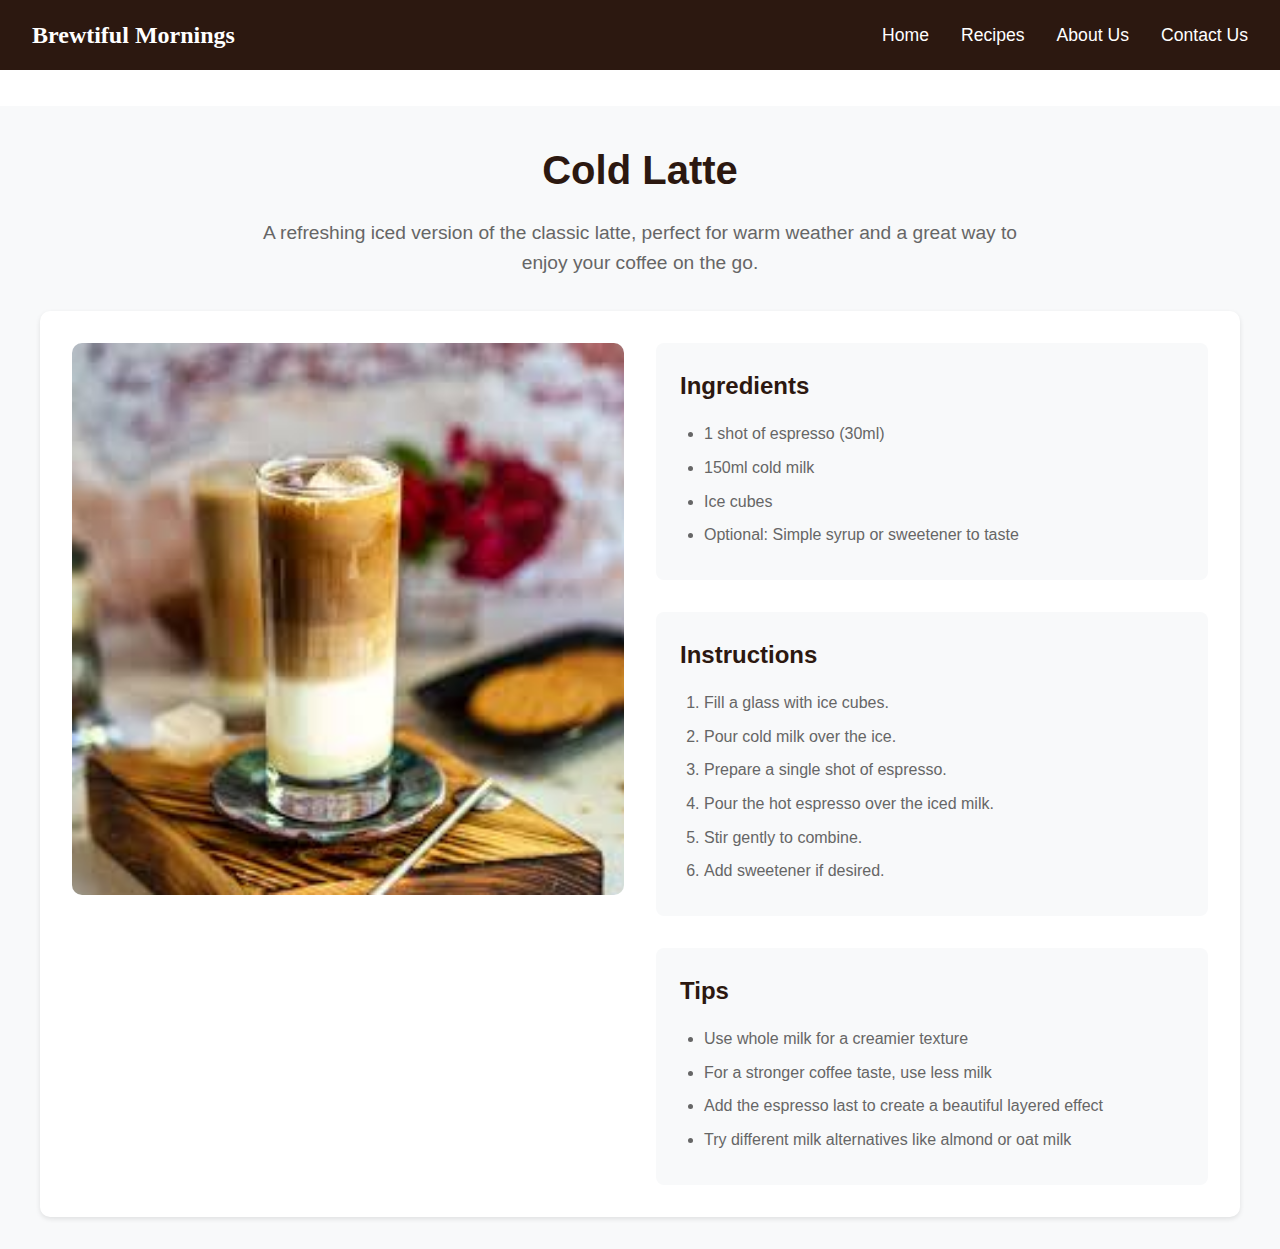
<file: recipes/cold-latte.html>
<!DOCTYPE html>
<html lang="en">
<head>
    <title>Brewtiful Mornings - Cold Latte Recipe</title>
    <link rel="stylesheet" href="../styles.css">
    <link rel="stylesheet" href="recipe-detail.css">
</head>
<body>
    <
    <nav class="navbar">
        <div class="logo">Brewtiful Mornings</div>
        <ul class="nav-links">
            <li><a href="../index.html">Home</a></li>
            <li class="dropdown">
                <a href="../recipes.html" class="active">Recipes</a>
                <ul class="dropdown-content">
                    <li><a href="latte.html">Latte</a></li>
                    <li><a href="americano.html">Americano</a></li>
                    <li><a href="espresso.html">Espresso</a></li>
                    <li><a href="cold-americano.html">Cold Americano</a></li>
                    <li><a href="cold-latte.html" class="active">Cold Latte</a></li>
                    <li><a href="chocolate-latte.html">Chocolate Latte</a></li>
                    <li><a href="vanilla-latte.html">Vanilla Latte</a></li>
                </ul>
            </li>
            <li><a href="../about.html">About Us</a></li>
            <li><a href="../contact.html">Contact Us</a></li>
        </ul>
        
        </div>
    </nav>

    
    <section class="recipe-detail">
        <div class="recipe-header">
            <h1>Cold Latte</h1>
            <p class="recipe-description">A refreshing iced version of the classic latte, perfect for warm weather and a great way to enjoy your coffee on the go.</p>
        </div>

        <div class="recipe-content">
            <div class="recipe-image">
                <img src="../cold-latte.jpeg" alt="Cold Latte">
            </div>

            <div class="recipe-info">
                <div class="ingredients">
                    <h2>Ingredients</h2>
                    <ul>
                        <li>1 shot of espresso (30ml)</li>
                        <li>150ml cold milk</li>
                        <li>Ice cubes</li>
                        <li>Optional: Simple syrup or sweetener to taste</li>
                    </ul>
                </div>

                <div class="instructions">
                    <h2>Instructions</h2>
                    <ol>
                        <li>Fill a glass with ice cubes.</li>
                        <li>Pour cold milk over the ice.</li>
                        <li>Prepare a single shot of espresso.</li>
                        <li>Pour the hot espresso over the iced milk.</li>
                        <li>Stir gently to combine.</li>
                        <li>Add sweetener if desired.</li>
                    </ol>
                </div>

                <div class="tips">
                    <h2>Tips</h2>
                    <ul>
                        <li>Use whole milk for a creamier texture</li>
                        <li>For a stronger coffee taste, use less milk</li>
                        <li>Add the espresso last to create a beautiful layered effect</li>
                        <li>Try different milk alternatives like almond or oat milk</li>
                    </ul>
                </div>
            </div>
        </div>
    </section>
</body>
</html>
</file>
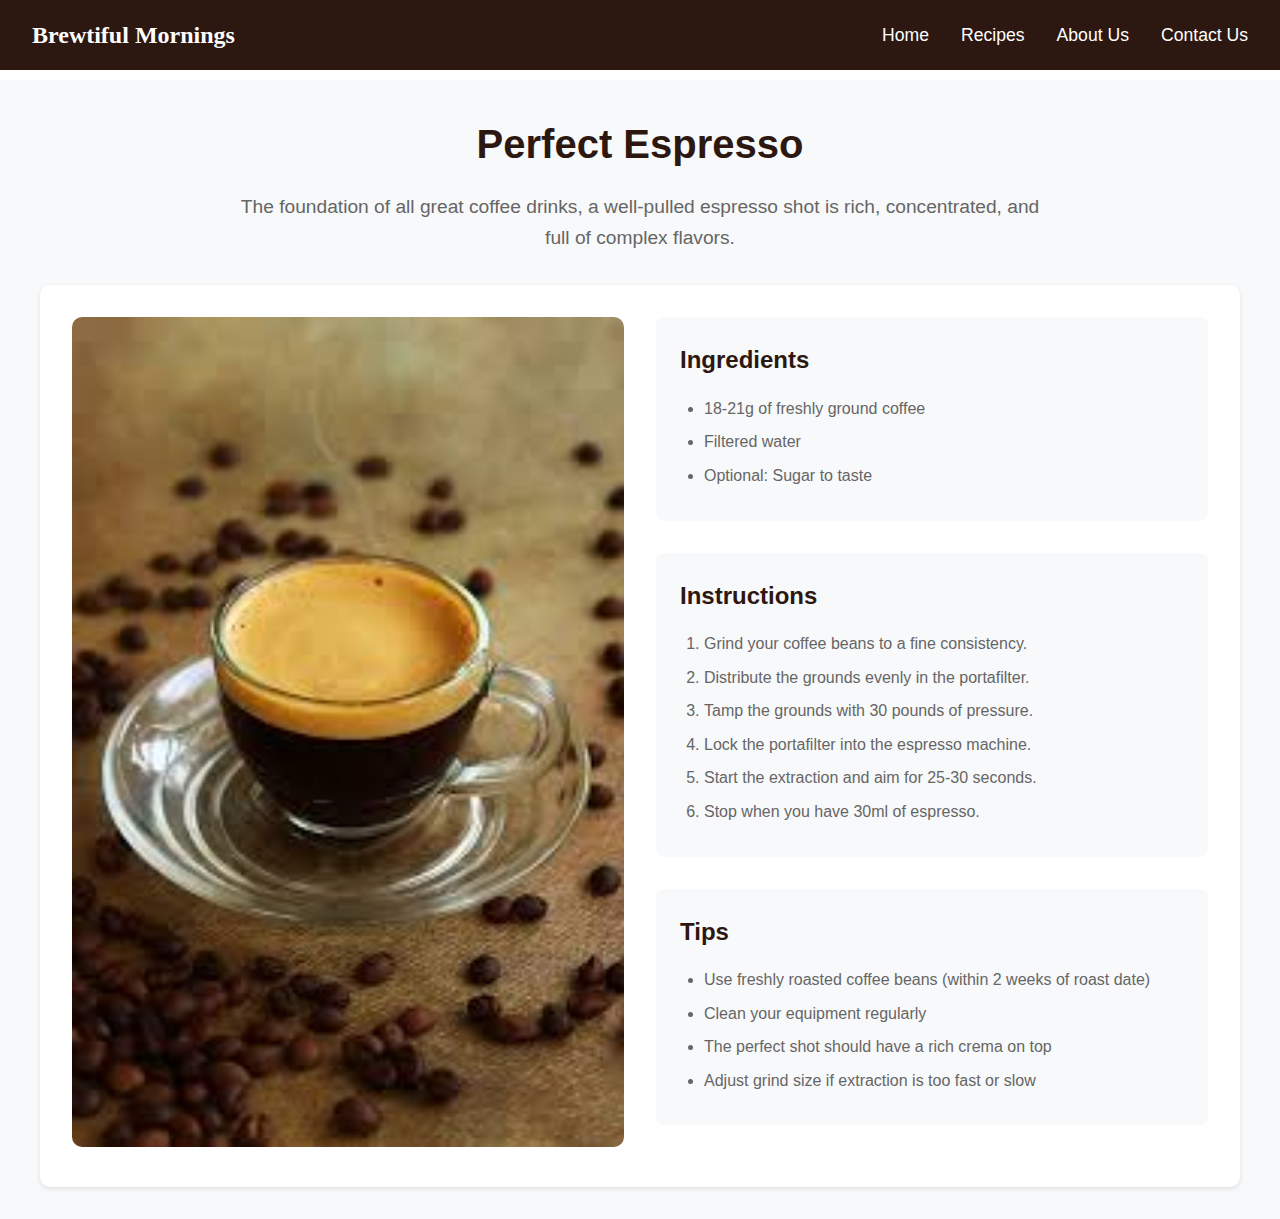
<file: recipes/espresso.html>
<!DOCTYPE html>
<html lang="en">
<head>
    <title>Brewtiful Mornings - Espresso Recipe</title>
    <link rel="stylesheet" href="../styles.css">
    <link rel="stylesheet" href="recipe-detail.css">
</head>
<body>
    
    <nav class="navbar">
        <div class="logo">Brewtiful Mornings</div>
        <ul class="nav-links">
            <li><a href="../index.html">Home</a></li>
            <li class="dropdown">
                <a href="../recipes.html" class="active">Recipes</a>
                <ul class="dropdown-content">
                    <li><a href="latte.html">Latte</a></li>
                    <li><a href="americano.html">Americano</a></li>
                    <li><a href="espresso.html" class="active">Espresso</a></li>
                    <li><a href="cold-americano.html">Cold Americano</a></li>
                    <li><a href="cold-latte.html">Cold Latte</a></li>
                    <li><a href="chocolate-latte.html">Chocolate Latte</a></li>
                    <li><a href="vanilla-latte.html">Vanilla Latte</a></li>
                </ul>
            </li>
            <li><a href="../about.html">About Us</a></li>
            <li><a href="../contact.html">Contact Us</a></li>
        </ul>
        
        </div>
    </nav>

    
    <section class="recipe-detail">
        <div class="recipe-header">
            <h1>Perfect Espresso</h1>
            <p class="recipe-description">The foundation of all great coffee drinks, a well-pulled espresso shot is rich, concentrated, and full of complex flavors.</p>
        </div>

        <div class="recipe-content">
            <div class="recipe-image">
                <img src="../espresso.jpeg" alt="Perfect Espresso">
            </div>

            <div class="recipe-info">
                <div class="ingredients">
                    <h2>Ingredients</h2>
                    <ul>
                        <li>18-21g of freshly ground coffee</li>
                        <li>Filtered water</li>
                        <li>Optional: Sugar to taste</li>
                    </ul>
                </div>

                <div class="instructions">
                    <h2>Instructions</h2>
                    <ol>
                        <li>Grind your coffee beans to a fine consistency.</li>
                        <li>Distribute the grounds evenly in the portafilter.</li>
                        <li>Tamp the grounds with 30 pounds of pressure.</li>
                        <li>Lock the portafilter into the espresso machine.</li>
                        <li>Start the extraction and aim for 25-30 seconds.</li>
                        <li>Stop when you have 30ml of espresso.</li>
                    </ol>
                </div>

                <div class="tips">
                    <h2>Tips</h2>
                    <ul>
                        <li>Use freshly roasted coffee beans (within 2 weeks of roast date)</li>
                        <li>Clean your equipment regularly</li>
                        <li>The perfect shot should have a rich crema on top</li>
                        <li>Adjust grind size if extraction is too fast or slow</li>
                    </ul>
                </div>
            </div>
        </div>
    </section>  
</body>
</html>
</file>
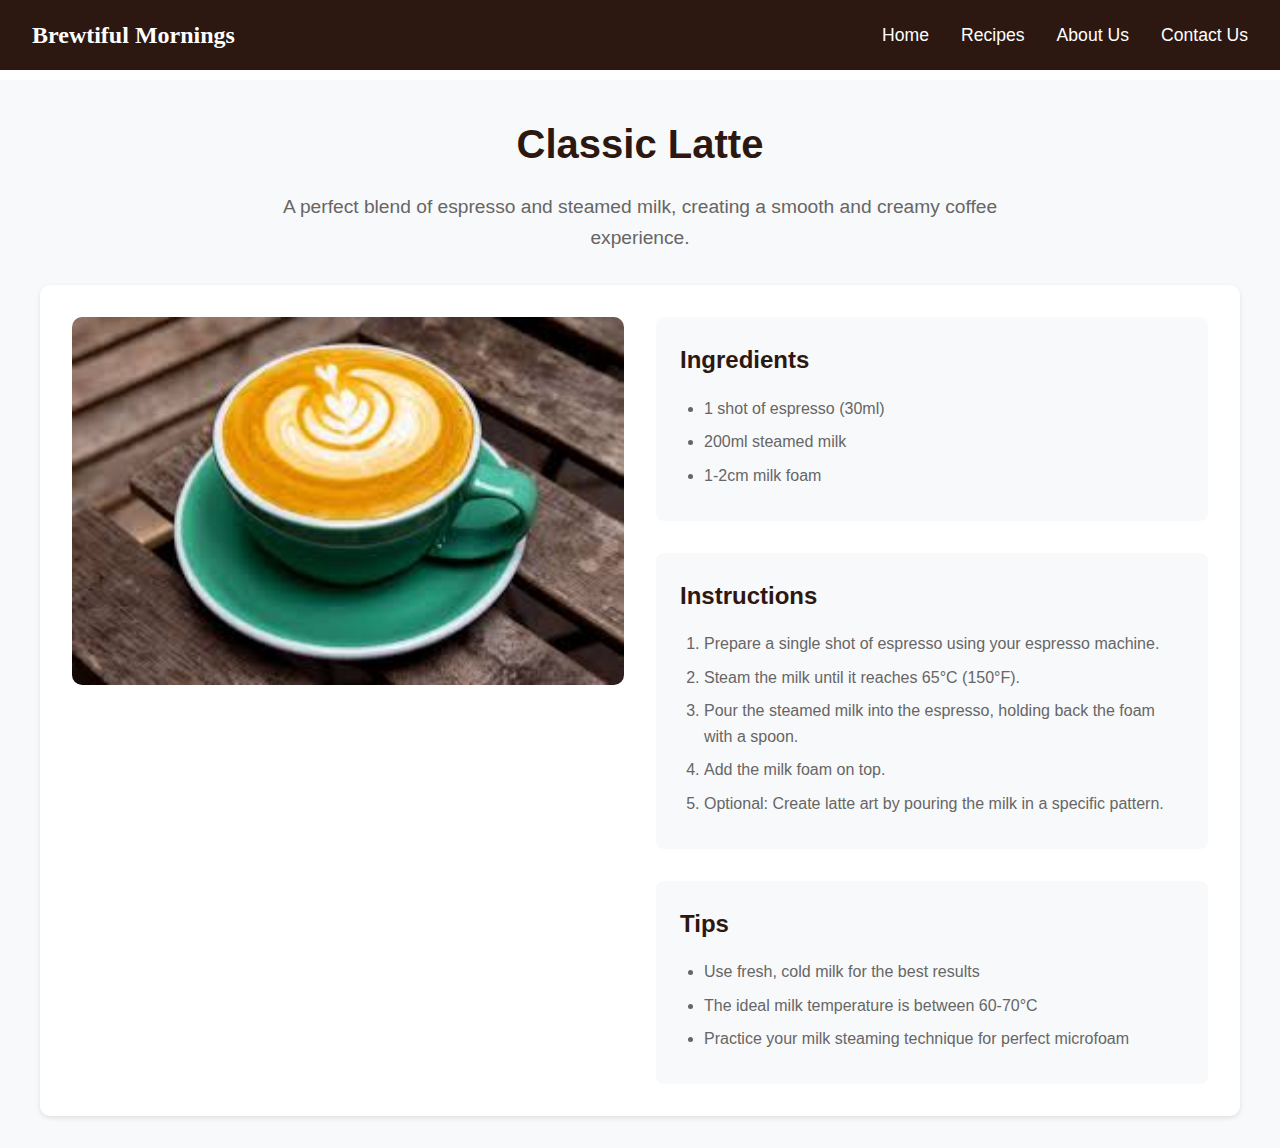
<file: recipes/latte.html>
<!DOCTYPE html>
<html lang="en">
<head>
    <title>Brewtiful Mornings - Classic Latte Recipe</title>
    <link rel="stylesheet" href="../styles.css">
    <link rel="stylesheet" href="recipe-detail.css">
</head>
<body>
    
    <nav class="navbar">
        <div class="logo">Brewtiful Mornings</div>
        <ul class="nav-links">
            <li><a href="../index.html">Home</a></li>
            <li class="dropdown">
                <a href="../recipes.html" class="active">Recipes</a>
                <ul class="dropdown-content">
                    <li><a href="latte.html" class="active">Latte</a></li>
                    <li><a href="americano.html">Americano</a></li>
                    <li><a href="espresso.html">Espresso</a></li>
                    <li><a href="cold-americano.html">Cold Americano</a></li>
                    <li><a href="cold-latte.html">Cold Latte</a></li>
                    <li><a href="chocolate-latte.html">Chocolate Latte</a></li>
                    <li><a href="vanilla-latte.html">Vanilla Latte</a></li>
                </ul>
            </li>
            <li><a href="../about.html">About Us</a></li>
            <li><a href="../contact.html">Contact Us</a></li>
        </ul>
        
        </div>
    </nav>

    
    <section class="recipe-detail">
        <div class="recipe-header">
            <h1>Classic Latte</h1>
            <p class="recipe-description">A perfect blend of espresso and steamed milk, creating a smooth and creamy coffee experience.</p>
        </div>

        <div class="recipe-content">
            <div class="recipe-image">
                <img src="../classic-latte.jpeg" alt="Classic Latte">
            </div>

            <div class="recipe-info">
                <div class="ingredients">
                    <h2>Ingredients</h2>
                    <ul>
                        <li>1 shot of espresso (30ml)</li>
                        <li>200ml steamed milk</li>
                        <li>1-2cm milk foam</li>
                    </ul>
                </div>

                <div class="instructions">
                    <h2>Instructions</h2>
                    <ol>
                        <li>Prepare a single shot of espresso using your espresso machine.</li>
                        <li>Steam the milk until it reaches 65°C (150°F).</li>
                        <li>Pour the steamed milk into the espresso, holding back the foam with a spoon.</li>
                        <li>Add the milk foam on top.</li>
                        <li>Optional: Create latte art by pouring the milk in a specific pattern.</li>
                    </ol>
                </div>

                <div class="tips">
                    <h2>Tips</h2>
                    <ul>
                        <li>Use fresh, cold milk for the best results</li>
                        <li>The ideal milk temperature is between 60-70°C</li>
                        <li>Practice your milk steaming technique for perfect microfoam</li>
                    </ul>
                </div>
            </div>
        </div>
    </section>   
</body>
</html>
</file>
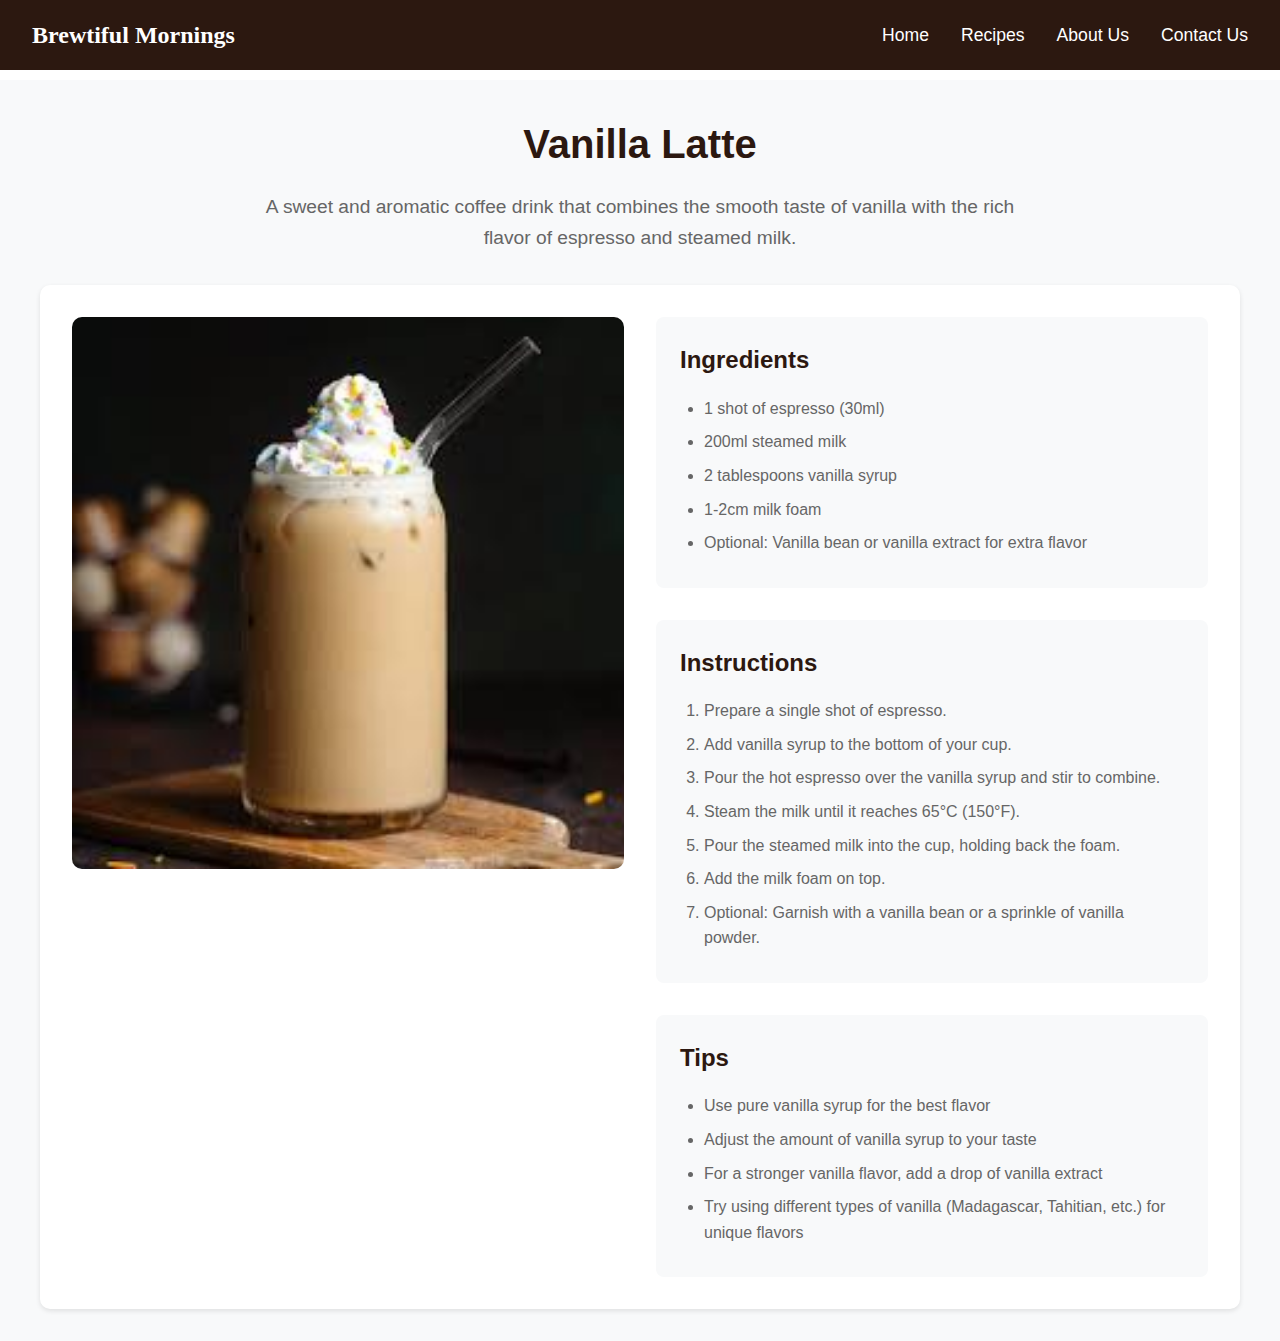
<file: recipes/vanilla-latte.html>
<!DOCTYPE html>
<html lang="en">
<head>
    <title>Brewtiful Mornings - Vanilla Latte Recipe</title>
    <link rel="stylesheet" href="../styles.css">
    <link rel="stylesheet" href="recipe-detail.css">
</head>
<body>
    
    <nav class="navbar">
        <div class="logo">Brewtiful Mornings</div>
        <ul class="nav-links">
            <li><a href="../index.html">Home</a></li>
            <li class="dropdown">
                <a href="../recipes.html" class="active">Recipes</a>
                <ul class="dropdown-content">
                    <li><a href="latte.html">Latte</a></li>
                    <li><a href="americano.html">Americano</a></li>
                    <li><a href="espresso.html">Espresso</a></li>
                    <li><a href="cold-americano.html">Cold Americano</a></li>
                    <li><a href="cold-latte.html">Cold Latte</a></li>
                    <li><a href="chocolate-latte.html">Chocolate Latte</a></li>
                    <li><a href="vanilla-latte.html" class="active">Vanilla Latte</a></li>
                </ul>
            </li>
            <li><a href="../about.html">About Us</a></li>
            <li><a href="../contact.html">Contact Us</a></li>
        </ul>
        
        </div>
    </nav>

    
    <section class="recipe-detail">
        <div class="recipe-header">
            <h1>Vanilla Latte</h1>
            <p class="recipe-description">A sweet and aromatic coffee drink that combines the smooth taste of vanilla with the rich flavor of espresso and steamed milk.</p>
        </div>

        <div class="recipe-content">
            <div class="recipe-image">
                <img src="../vanilla-latte.jpeg" alt="Vanilla Latte">
            </div>

            <div class="recipe-info">
                <div class="ingredients">
                    <h2>Ingredients</h2>
                    <ul>
                        <li>1 shot of espresso (30ml)</li>
                        <li>200ml steamed milk</li>
                        <li>2 tablespoons vanilla syrup</li>
                        <li>1-2cm milk foam</li>
                        <li>Optional: Vanilla bean or vanilla extract for extra flavor</li>
                    </ul>
                </div>

                <div class="instructions">
                    <h2>Instructions</h2>
                    <ol>
                        <li>Prepare a single shot of espresso.</li>
                        <li>Add vanilla syrup to the bottom of your cup.</li>
                        <li>Pour the hot espresso over the vanilla syrup and stir to combine.</li>
                        <li>Steam the milk until it reaches 65°C (150°F).</li>
                        <li>Pour the steamed milk into the cup, holding back the foam.</li>
                        <li>Add the milk foam on top.</li>
                        <li>Optional: Garnish with a vanilla bean or a sprinkle of vanilla powder.</li>
                    </ol>
                </div>

                <div class="tips">
                    <h2>Tips</h2>
                    <ul>
                        <li>Use pure vanilla syrup for the best flavor</li>
                        <li>Adjust the amount of vanilla syrup to your taste</li>
                        <li>For a stronger vanilla flavor, add a drop of vanilla extract</li>
                        <li>Try using different types of vanilla (Madagascar, Tahitian, etc.) for unique flavors</li>
                    </ul>
                </div>
            </div>
        </div>
    </section> 
</body>
</html>
</file>
<file: recipes/recipe-detail.css>
/* Recipe Detail Page Styles */
.recipe-detail {
    margin-top: 80px;
    padding: 2rem;
    background-color: #f8f9fa;
    min-height: calc(100vh - 80px);
}

.recipe-header {
    text-align: center;
    margin-bottom: 2rem;
}

.recipe-header h1 {
    color: #2c1810;
    font-size: 2.5rem;
    margin-bottom: 1rem;
}

.recipe-description {
    color: #666;
    font-size: 1.2rem;
    max-width: 800px;
    margin: 0 auto;
}

.recipe-content {
    max-width: 1200px;
    margin: 0 auto;
    display: grid;
    grid-template-columns: 1fr 1fr;
    gap: 2rem;
    background-color: #fff;
    padding: 2rem;
    border-radius: 10px;
    box-shadow: 0 2px 5px rgba(0,0,0,0.1);
}

.recipe-image img {
    width: 100%;
    height: auto;
    border-radius: 10px;
    object-fit: cover;
}

.recipe-info {
    display: flex;
    flex-direction: column;
    gap: 2rem;
}

.ingredients, .instructions, .tips {
    background-color: #f8f9fa;
    padding: 1.5rem;
    border-radius: 8px;
}

.ingredients h2, .instructions h2, .tips h2 {
    color: #2c1810;
    margin-bottom: 1rem;
    font-size: 1.5rem;
}

.ingredients ul, .instructions ol, .tips ul {
    color: #666;
    padding-left: 1.5rem;
}

.ingredients li, .instructions li, .tips li {
    margin-bottom: 0.5rem;
}

/* Responsive Design */
@media (max-width: 768px) {
    .recipe-content {
        grid-template-columns: 1fr;
    }

    .recipe-header h1 {
        font-size: 2rem;
    }

    .recipe-description {
        font-size: 1rem;
    }

    .ingredients, .instructions, .tips {
        padding: 1rem;
    }
}
</file>
<file: styles.css>
/* Reset default styles */
* {
    margin: 0;
    padding: 0;
    box-sizing: border-box;
}

body {
    font-family: Arial, sans-serif;
    line-height: 1.6;
}

/* Navigation Bar Styles */
.navbar {
    background-color: #2c1810;
    padding: 1rem 2rem;
    display: flex;
    justify-content: space-between;
    align-items: center;
    position: fixed;
    width: 100%;
    top: 0;
    z-index: 1000;
}

.logo {
    font-family: cursive;
    color: #fff;
    font-size: 1.5rem;
    font-weight: bold;
}

.nav-links {
    display: flex;
    list-style: none;
    gap: 2rem;
}

.nav-links a {
    color: #fff;
    text-decoration: none;
    font-size: 1.1rem;
    transition: color 0.3s;
}

.nav-links a:hover {
    color: #d4a373;
}

/* Dropdown Menu Styles */
.dropdown {
    position: relative;
}

.dropdown-content {
    display: none;
    position: absolute;
    background-color: #2c1810;
    min-width: 200px;
    box-shadow: 0 8px 16px rgba(0,0,0,0.2);
    z-index: 1;
}

.dropdown-content li {
    padding: 0.5rem 1rem;
}

.dropdown:hover .dropdown-content {
    display: block;
}

/* Hero Section Styles */
.hero {
    margin-top: 80px;
    padding: 4rem 2rem;
    display: flex;
    align-items: center;
    justify-content: center;
    background-color: #f8f9fa;
    min-height: calc(100vh - 80px);
    gap: 2rem;
}

.hero-image {
    width: 400px;
    height: 300px;
    background-image: url('coffee1.jpeg');
    background-size: cover;
    background-position: center;
    background-repeat: no-repeat;
    border-radius: 16px;
    box-shadow: 0 4px 24px rgba(0,0,0,0.12);
    flex-shrink: 0;
}

.hero-content {
    flex: 1;
    max-width: 600px;
    background: rgba(255,255,255,0.7);
    border-radius: 10px;
    padding: 2rem;
}

.hero-content h1 {
    font-size: 3rem;
    color: #2c1810;
    margin-bottom: 1rem;
}

.hero-content p {
    font-size: 1.2rem;
    color: #666;
    margin-bottom: 2rem;
}

.cta-button {
    display: inline-block;
    padding: 1rem 2rem;
    background-color: #d4a373;
    color: #fff;
    text-decoration: none;
    border-radius: 5px;
    transition: background-color 0.3s;
}

.cta-button:hover {
    background-color: #b08968;
} 

form {
    max-width: 400px;
    margin: auto;
    padding: 20px;
    background: #f3f3f3;
    border-radius: 10px;
  }
  
  input, button {
    display: block;
    width: 100%;
    padding: 10px;
    margin: 10px 0;
  }
</file>
